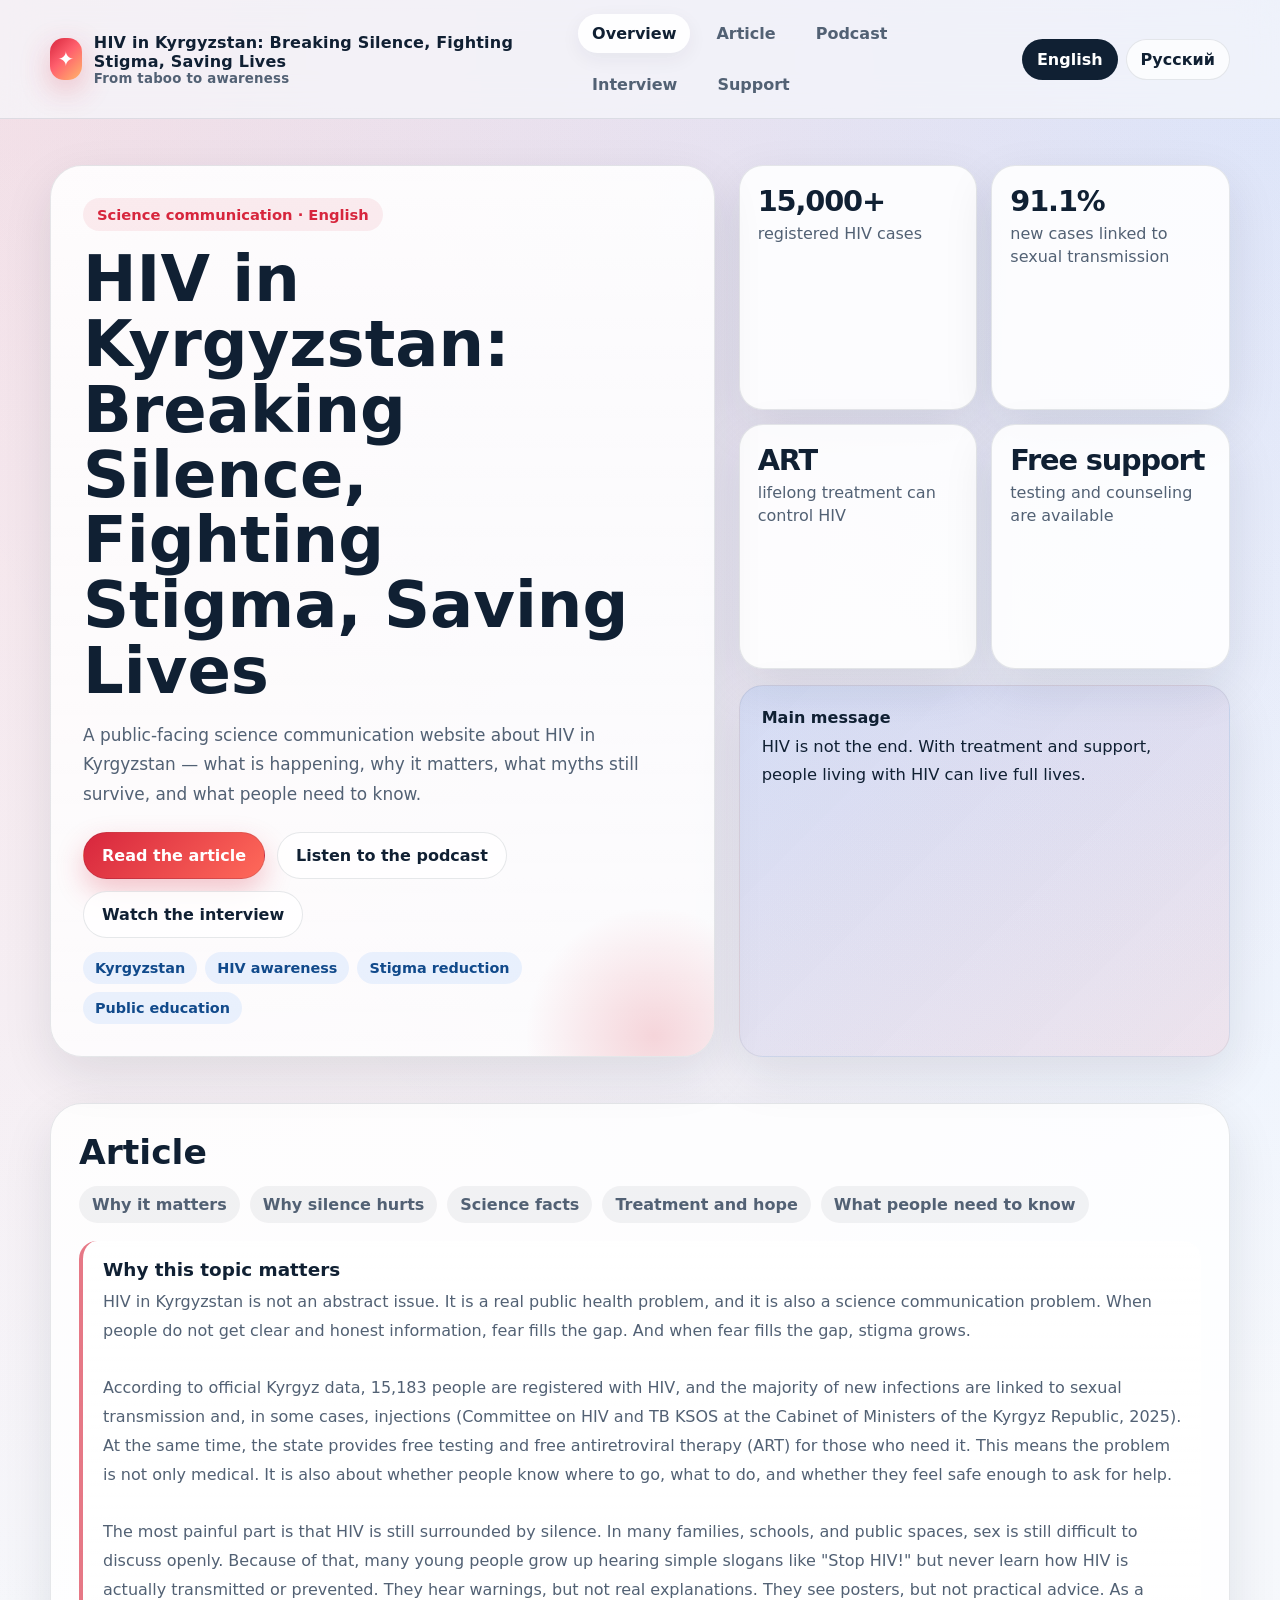
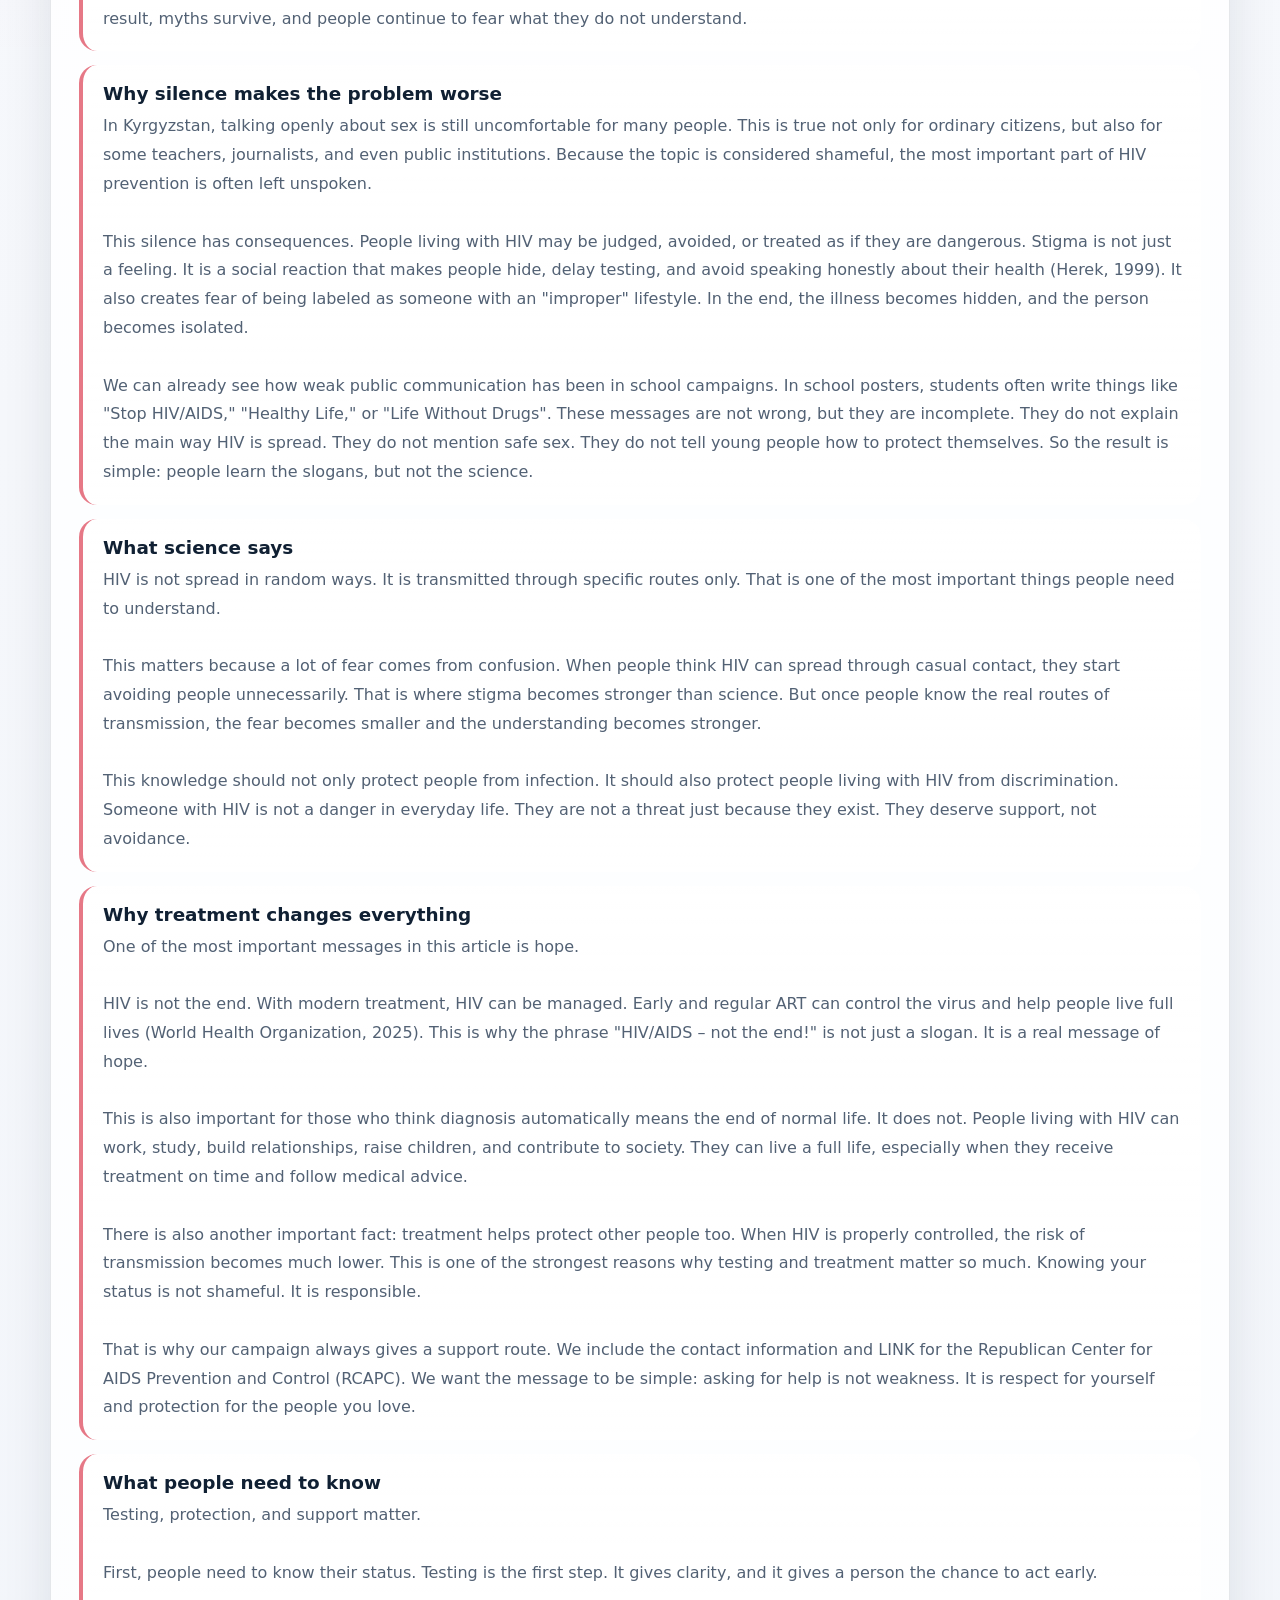
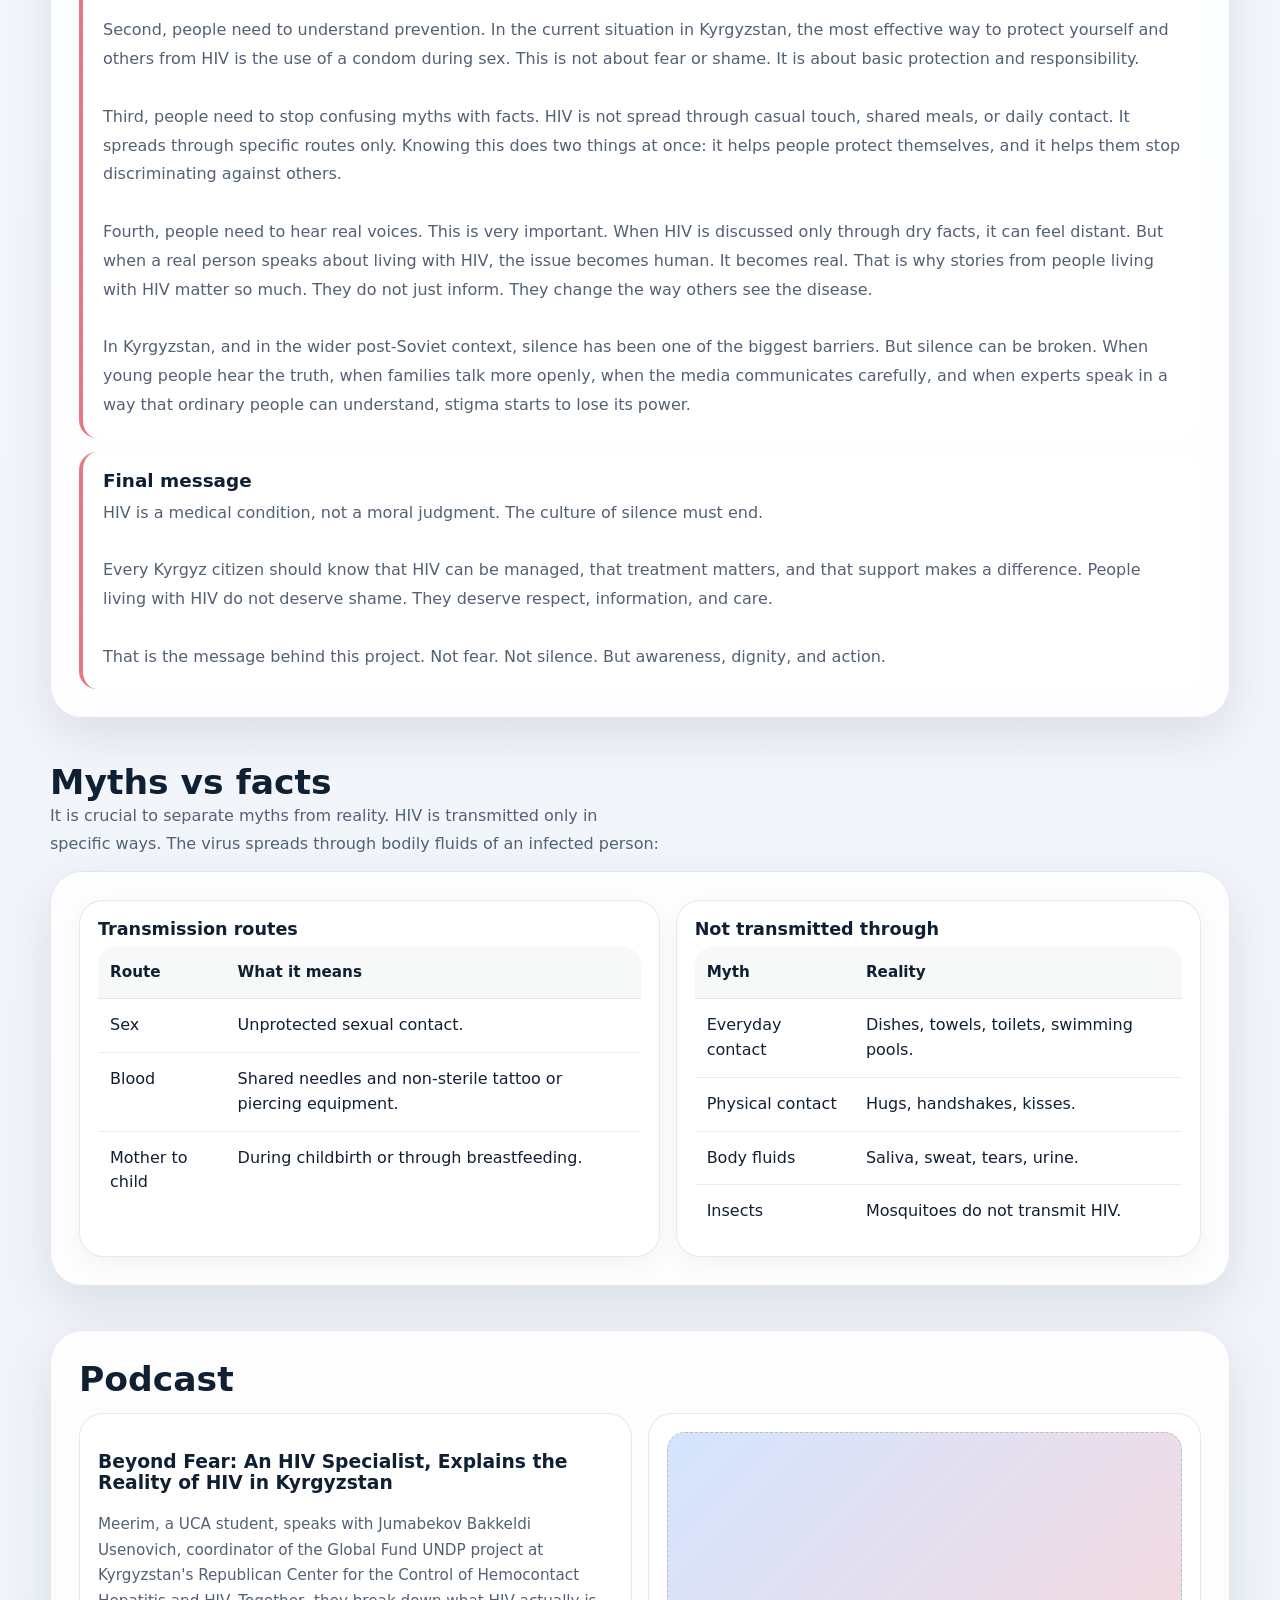
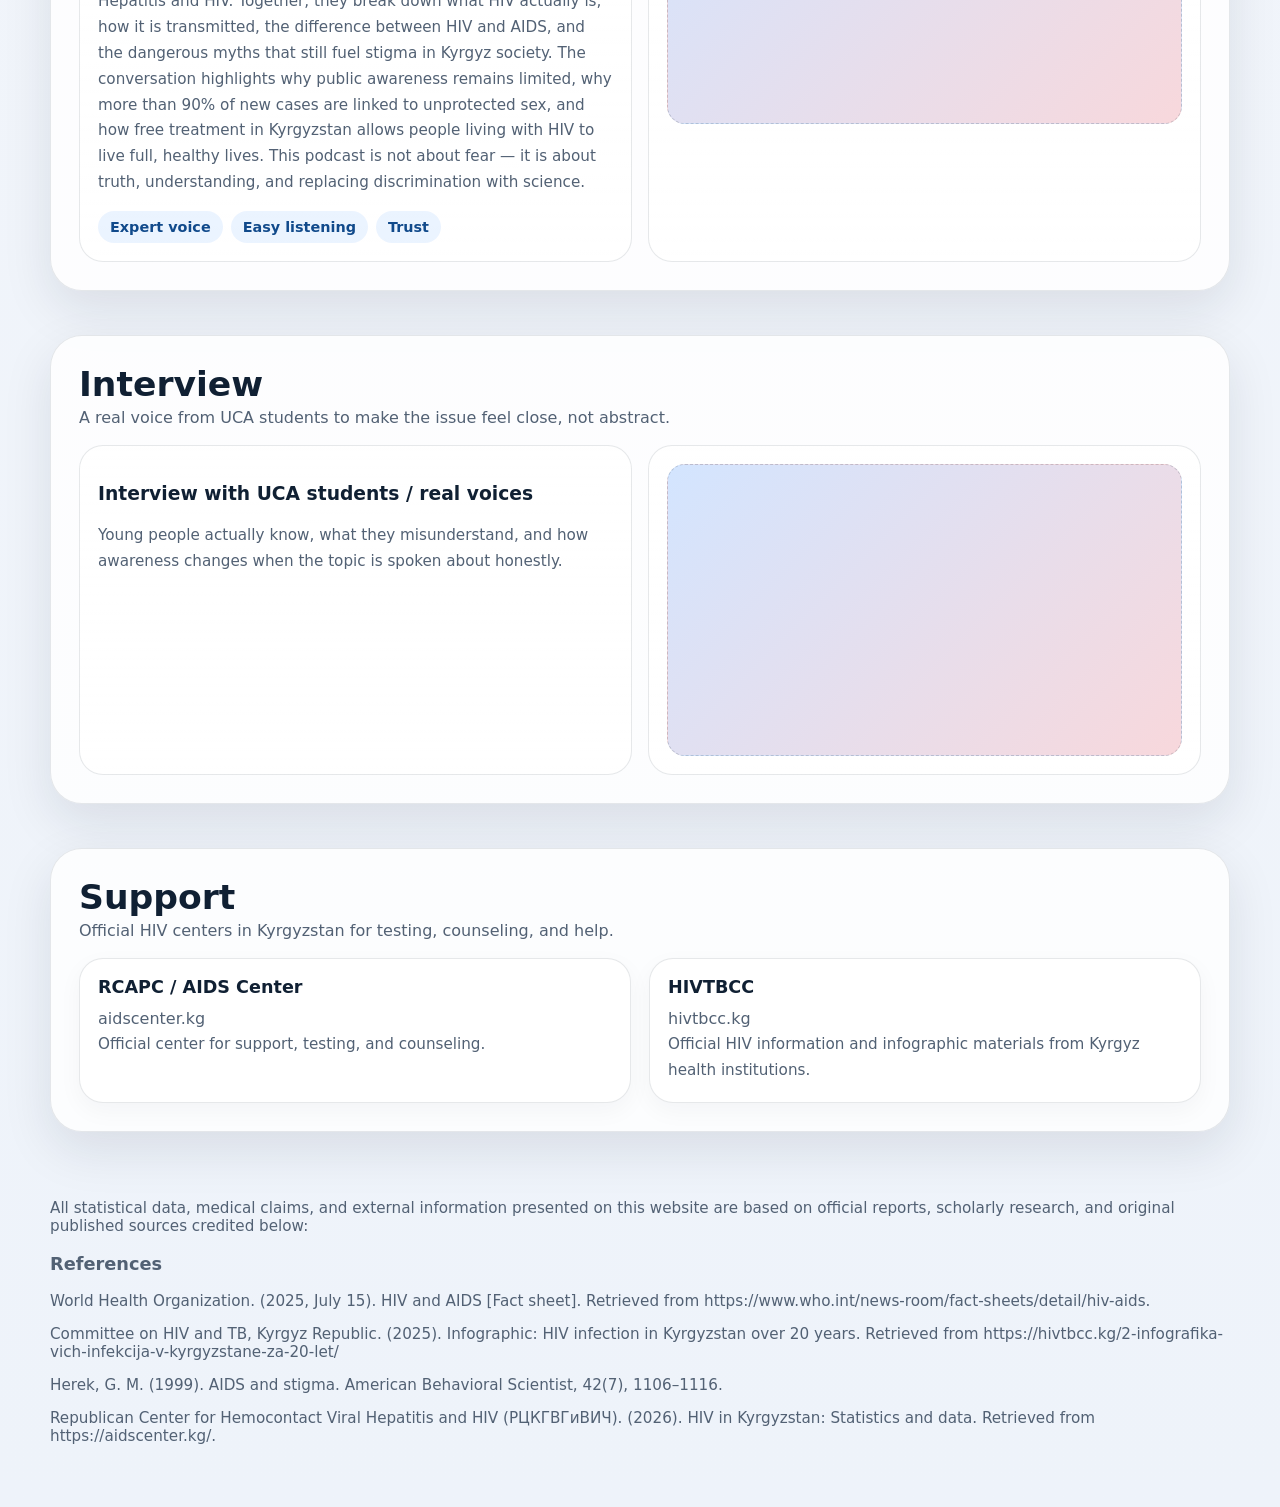
<file: index.html>
<!DOCTYPE html>
<html lang="en">
<head>
  <meta charset="UTF-8" />
  <meta name="viewport" content="width=device-width, initial-scale=1.0" />
  <title>HIV in Kyrgyzstan: Breaking Silence, Fighting Stigma, Saving Lives</title>
  <link rel="icon" type="image/svg+xml" href="favicon.svg" />
  <link rel="icon" type="image/png" href="favicon.png" />
  <link rel="apple-touch-icon" href="favicon.png" />
  <link rel="stylesheet" href="styles.css" />
</head>
<body>
  <header class="topbar">
    <div class="container nav">
      <div class="brand">
        <div class="brand-badge">✦</div>
        <div>
          <div>HIV in Kyrgyzstan: Breaking Silence, Fighting Stigma, Saving Lives</div>
          <small>From taboo to awareness</small>
        </div>
      </div>
      <nav class="navlinks">
        <a data-nav href="#overview">Overview</a>
        <a data-nav href="#article">Article</a>
        <a data-nav href="#podcast">Podcast</a>
        <a data-nav href="#interview">Interview</a>
        <a data-nav href="#resources">Support</a>
      </nav>
      <div class="langswitch">
        <a class="active" href="index.html">English</a>
        <a class="" href="russian.html">Русский</a>
      </div>
    </div>
  </header>

  <main>
    <section class="hero" id="overview">
      <div class="container hero-grid">
        <div class="hero-card">
          <span class="kicker">Science communication · English</span>
          <h1>HIV in Kyrgyzstan: Breaking Silence, Fighting Stigma, Saving Lives</h1>
          <p class="lead">A public-facing science communication website about HIV in Kyrgyzstan — what is happening, why it matters, what myths still survive, and what people need to know.</p>
          <div class="hero-actions">
            <a class="btn primary" href="#article">Read the article</a>
            <a class="btn secondary" href="#podcast">Listen to the podcast</a>
            <a class="btn secondary" href="#interview">Watch the interview</a>
          </div>
          <div class="pill-row">
            <span class="pill">Kyrgyzstan</span>
            <span class="pill">HIV awareness</span>
            <span class="pill">Stigma reduction</span>
            <span class="pill">Public education</span>
          </div>
        </div>

        <div class="hero-aside">
          <div class="stat-grid">
            <div class="stat"><div class="num">15,000+</div><div class="label">registered HIV cases</div></div>
            <div class="stat"><div class="num">91.1%</div><div class="label">new cases linked to sexual transmission</div></div>
            <div class="stat"><div class="num">ART</div><div class="label">lifelong treatment can control HIV</div></div>
            <div class="stat"><div class="num">Free support</div><div class="label">testing and counseling are available</div></div>
          </div>
          <div class="quote">
            <strong>Main message</strong>
            <p>HIV is not the end. With treatment and support, people living with HIV can live full lives.</p>
          </div>
        </div>
      </div>
    </section>

    <section class="section" id="article">
      <div class="container panel">
        <div class="panel-inner">
          <div class="section-header">
            <div>
              <h2>Article</h2>
              <p class="sub"></p>
            </div>
          </div>

          <div class="article-nav">
            <a href="#a1">Why it matters</a>
            <a href="#a2">Why silence hurts</a>
            <a href="#a3">Science facts</a>
            <a href="#a4">Treatment and hope</a>
            <a href="#a5">What people need to know</a>
          </div>

          <div class="article">
            
            <div class="article-section" id="a1"><h3>Why this topic matters</h3>
            <p>HIV in Kyrgyzstan is not an abstract issue. It is a real public health problem, and it is also a science communication problem. When people do not get clear and honest information, fear fills the gap. And when fear fills the gap, stigma grows.</p>
            <p><br>According to official Kyrgyz data, 15,183 people are registered with HIV, and the majority of new infections are linked to sexual transmission and, in some cases, injections (Committee on HIV and TB KSOS at the Cabinet of Ministers of the Kyrgyz Republic, 2025). At the same time, the state provides free testing and free antiretroviral therapy (ART) for those who need it. This means the problem is not only medical. It is also about whether people know where to go, what to do, and whether they feel safe enough to ask for help.</p>
            <p><br>The most painful part is that HIV is still surrounded by silence. In many families, schools, and public spaces, sex is still difficult to discuss openly. Because of that, many young people grow up hearing simple slogans like "Stop HIV!" but never learn how HIV is actually transmitted or prevented. They hear warnings, but not real explanations. They see posters, but not practical advice. As a result, myths survive, and people continue to fear what they do not understand.</p>
            
            </div>
            <div class="article-section" id="a2"><h3>Why silence makes the problem worse</h3>
            <p>In Kyrgyzstan, talking openly about sex is still uncomfortable for many people. This is true not only for ordinary citizens, but also for some teachers, journalists, and even public institutions. Because the topic is considered shameful, the most important part of HIV prevention is often left unspoken.</p>
            <p><br>This silence has consequences. People living with HIV may be judged, avoided, or treated as if they are dangerous. Stigma is not just a feeling. It is a social reaction that makes people hide, delay testing, and avoid speaking honestly about their health (Herek, 1999). It also creates fear of being labeled as someone with an "improper" lifestyle. In the end, the illness becomes hidden, and the person becomes isolated.</p>
            <p><br>We can already see how weak public communication has been in school campaigns. In school posters, students often write things like "Stop HIV/AIDS," "Healthy Life," or "Life Without Drugs". These messages are not wrong, but they are incomplete. They do not explain the main way HIV is spread. They do not mention safe sex. They do not tell young people how to protect themselves. So the result is simple: people learn the slogans, but not the science.</p>

            </div>
            <div class="article-section" id="a3"><h3>What science says</h3>
            <p>HIV is not spread in random ways. It is transmitted through specific routes only. That is one of the most important things people need to understand.</p>
            <p><br>This matters because a lot of fear comes from confusion. When people think HIV can spread through casual contact, they start avoiding people unnecessarily. That is where stigma becomes stronger than science. But once people know the real routes of transmission, the fear becomes smaller and the understanding becomes stronger.</p>
            <p><br>This knowledge should not only protect people from infection. It should also protect people living with HIV from discrimination. Someone with HIV is not a danger in everyday life. They are not a threat just because they exist. They deserve support, not avoidance.</p>

            </div>
            <div class="article-section" id="a4"><h3>Why treatment changes everything</h3>
            <p>One of the most important messages in this article is hope.</p>
            <p><br>HIV is not the end. With modern treatment, HIV can be managed. Early and regular ART can control the virus and help people live full lives (World Health Organization, 2025). This is why the phrase "HIV/AIDS – not the end!" is not just a slogan. It is a real message of hope.</p>
            <p><br>This is also important for those who think diagnosis automatically means the end of normal life. It does not. People living with HIV can work, study, build relationships, raise children, and contribute to society. They can live a full life, especially when they receive treatment on time and follow medical advice.</p>
            <p><br>There is also another important fact: treatment helps protect other people too. When HIV is properly controlled, the risk of transmission becomes much lower. This is one of the strongest reasons why testing and treatment matter so much. Knowing your status is not shameful. It is responsible.</p>
            <p><br>That is why our campaign always gives a support route. We include the contact information and LINK for the Republican Center for AIDS Prevention and Control (RCAPC). We want the message to be simple: asking for help is not weakness. It is respect for yourself and protection for the people you love.</p>

            </div>
            <div class="article-section" id="a5"><h3>What people need to know</h3>
            <p>Testing, protection, and support matter.</p>
            <p><br>First, people need to know their status. Testing is the first step. It gives clarity, and it gives a person the chance to act early.</p>
            <p><br>Second, people need to understand prevention. In the current situation in Kyrgyzstan, the most effective way to protect yourself and others from HIV is the use of a condom during sex. This is not about fear or shame. It is about basic protection and responsibility.</p>
            <p><br>Third, people need to stop confusing myths with facts. HIV is not spread through casual touch, shared meals, or daily contact. It spreads through specific routes only. Knowing this does two things at once: it helps people protect themselves, and it helps them stop discriminating against others.</p>
            <p><br>Fourth, people need to hear real voices. This is very important. When HIV is discussed only through dry facts, it can feel distant. But when a real person speaks about living with HIV, the issue becomes human. It becomes real. That is why stories from people living with HIV matter so much. They do not just inform. They change the way others see the disease.</p>
            <p><br>In Kyrgyzstan, and in the wider post-Soviet context, silence has been one of the biggest barriers. But silence can be broken. When young people hear the truth, when families talk more openly, when the media communicates carefully, and when experts speak in a way that ordinary people can understand, stigma starts to lose its power.</p>
            
            </div>
            
            <div class="article-section" id="a3"><h3>Final message</h3>
            <p>HIV is a medical condition, not a moral judgment. The culture of silence must end.</p>
            <p><br>Every Kyrgyz citizen should know that HIV can be managed, that treatment matters, and that support makes a difference. People living with HIV do not deserve shame. They deserve respect, information, and care.</p>
            <p><br>That is the message behind this project. Not fear. Not silence. But awareness, dignity, and action.</p>

            </div>
            
          </div>
        </div>
      </div>
    </section>

    <section class="section" id="myths">
      <div class="container">
        <div class="section-header">
          <div>
            <h2>Myths vs facts</h2>
            <p class="sub">It is crucial to separate myths from reality. HIV is transmitted only in specific ways. The virus spreads through bodily fluids of an infected person:</p>
          </div>
        </div>

        <div class="panel">
          <div class="panel-inner split">
            <div class="card">
              <h3>Transmission routes</h3>
              <table class="fact-table">
                <tr><th>Route</th><th>What it means</th></tr>
                <tr><td>Sex</td><td>Unprotected sexual contact.</td></tr>
                <tr><td>Blood</td><td>Shared needles and non-sterile tattoo or piercing equipment.</td></tr>
                <tr><td>Mother to child</td><td>During childbirth or through breastfeeding.</td></tr>
              </table>
            </div>
            <div class="card">
              <h3>Not transmitted through</h3>
              <table class="fact-table">
                <tr><th>Myth</th><th>Reality</th></tr>
                <tr><td>Everyday contact</td><td>Dishes, towels, toilets, swimming pools.</td></tr>
                <tr><td>Physical contact</td><td>Hugs, handshakes, kisses.</td></tr>
                <tr><td>Body fluids</td><td>Saliva, sweat, tears, urine.</td></tr>
                <tr><td>Insects</td><td>Mosquitoes do not transmit HIV.</td></tr>
              </table>
            </div>
          </div>
        </div>
      </div>
    </section>

    <section class="section" id="podcast">
      <div class="container panel">
        <div class="panel-inner">
          <div class="section-header">
            <div>
              <h2>Podcast</h2>
              <p class="sub"></p>
            </div>
          </div>
          <div class="media">
            <div class="media-box">
              <h3>Beyond Fear: An HIV Specialist, Explains the Reality of HIV in Kyrgyzstan</h3>
              <p class="note">Meerim, a UCA student, speaks with Jumabekov Bakkeldi Usenovich, coordinator of the Global Fund UNDP project at Kyrgyzstan's Republican Center for the Control of Hemocontact Hepatitis and HIV. Together, they break down what HIV actually is, how it is transmitted, the difference between HIV and AIDS, and the dangerous myths that still fuel stigma in Kyrgyz society. The conversation highlights why public awareness remains limited, why more than 90% of new cases are linked to unprotected sex, and how free treatment in Kyrgyzstan allows people living with HIV to live full, healthy lives. This podcast is not about fear — it is about truth, understanding, and replacing discrimination with science.</p>
              <div class="pill-row">
                <span class="pill">Expert voice</span>
                <span class="pill">Easy listening</span>
                <span class="pill">Trust</span>
              </div>
            </div>
            <div class="media-box">
              <div class="embed">
                <iframe 
                  width="100%" 
                  height="315" 
                  src="https://www.youtube.com/embed/ZtK30d0F3eo" 
                  title="Beyond Fear: An HIV Specialist Explains the Reality of HIV in Kyrgyzstan" 
                  frameborder="0" 
                  allow="accelerometer; autoplay; clipboard-write; encrypted-media; gyroscope; picture-in-picture" 
                  allowfullscreen>
                </iframe>
              </div>
            </div>
          </div>
        </div>
      </div>
    </section>

    <section class="section" id="interview">
      <div class="container panel">
        <div class="panel-inner">
          <div class="section-header">
            <div>
              <h2>Interview</h2>
              <p class="sub">A real voice from UCA students to make the issue feel close, not abstract.</p>
            </div>
          </div>
          <div class="media">
            <div class="media-box">
              <h3>Interview with UCA students / real voices</h3>
              <p class="note">Young people actually know, what they misunderstand, and how awareness changes when the topic is spoken about honestly.</p>
            </div>
            <div class="media-box">
              <div class="embed">
                <iframe 
                  width="100%" 
                  height="315" 
                  src="https://www.youtube.com/embed/3NSwT51ftVk" 
                  title="Interview with UCA Students about HIV in Kyrgyzstan" 
                  frameborder="0" 
                  allow="accelerometer; autoplay; clipboard-write; encrypted-media; gyroscope; picture-in-picture" 
                  allowfullscreen>
                </iframe>
              </div>
            </div>
          </div>
        </div>
      </div>
    </section>

    <section class="section" id="resources">
      <div class="container panel">
        <div class="panel-inner">
          <div class="section-header">
            <div>
              <h2>Support</h2>
              <p class="sub">Official HIV centers in Kyrgyzstan for testing, counseling, and help.</p>
            </div>
          </div>
          <div class="grid-2">
            <div class="card">
              <h3>RCAPC / AIDS Center</h3>
              <p><a href="https://aidscenter.kg/" target="_blank" rel="noopener">aidscenter.kg</a></p>
              <p class="note">Official center for support, testing, and counseling.</p>
            </div>
            <div class="card">
              <h3>HIVTBCC</h3>
              <p><a href="https://hivtbcc.kg/2-infografika-vich-infekcija-v-kyrgyzstane-za-20-let/" target="_blank" rel="noopener">hivtbcc.kg</a></p>
              <p class="note">Official HIV information and infographic materials from Kyrgyz health institutions.</p>
            </div>
          </div>
        </div>
      </div>
    </section>
  </main>

  <footer class="footer">
    <div class="container">
      <p>All statistical data, medical claims, and external information presented on this website are based on official reports, scholarly research, and original published sources credited below:</p>
      <h3>References</h3>
      <p>World Health Organization. (2025, July 15). HIV and AIDS [Fact sheet]. Retrieved from https://www.who.int/news-room/fact-sheets/detail/hiv-aids.</p>
      <p>Committee on HIV and TB, Kyrgyz Republic. (2025). Infographic: HIV infection in Kyrgyzstan over 20 years. Retrieved from https://hivtbcc.kg/2-infografika-vich-infekcija-v-kyrgyzstane-za-20-let/</p>
      <p>Herek, G. M. (1999). AIDS and stigma. American Behavioral Scientist, 42(7), 1106–1116.</p>
      <p>Republican Center for Hemocontact Viral Hepatitis and HIV (РЦКГВГиВИЧ). (2026). HIV in Kyrgyzstan: Statistics and data. Retrieved from https://aidscenter.kg/.</p>
    </div>    
  </footer>

  <script src="script.js"></script>
</body>
</html>
</file>
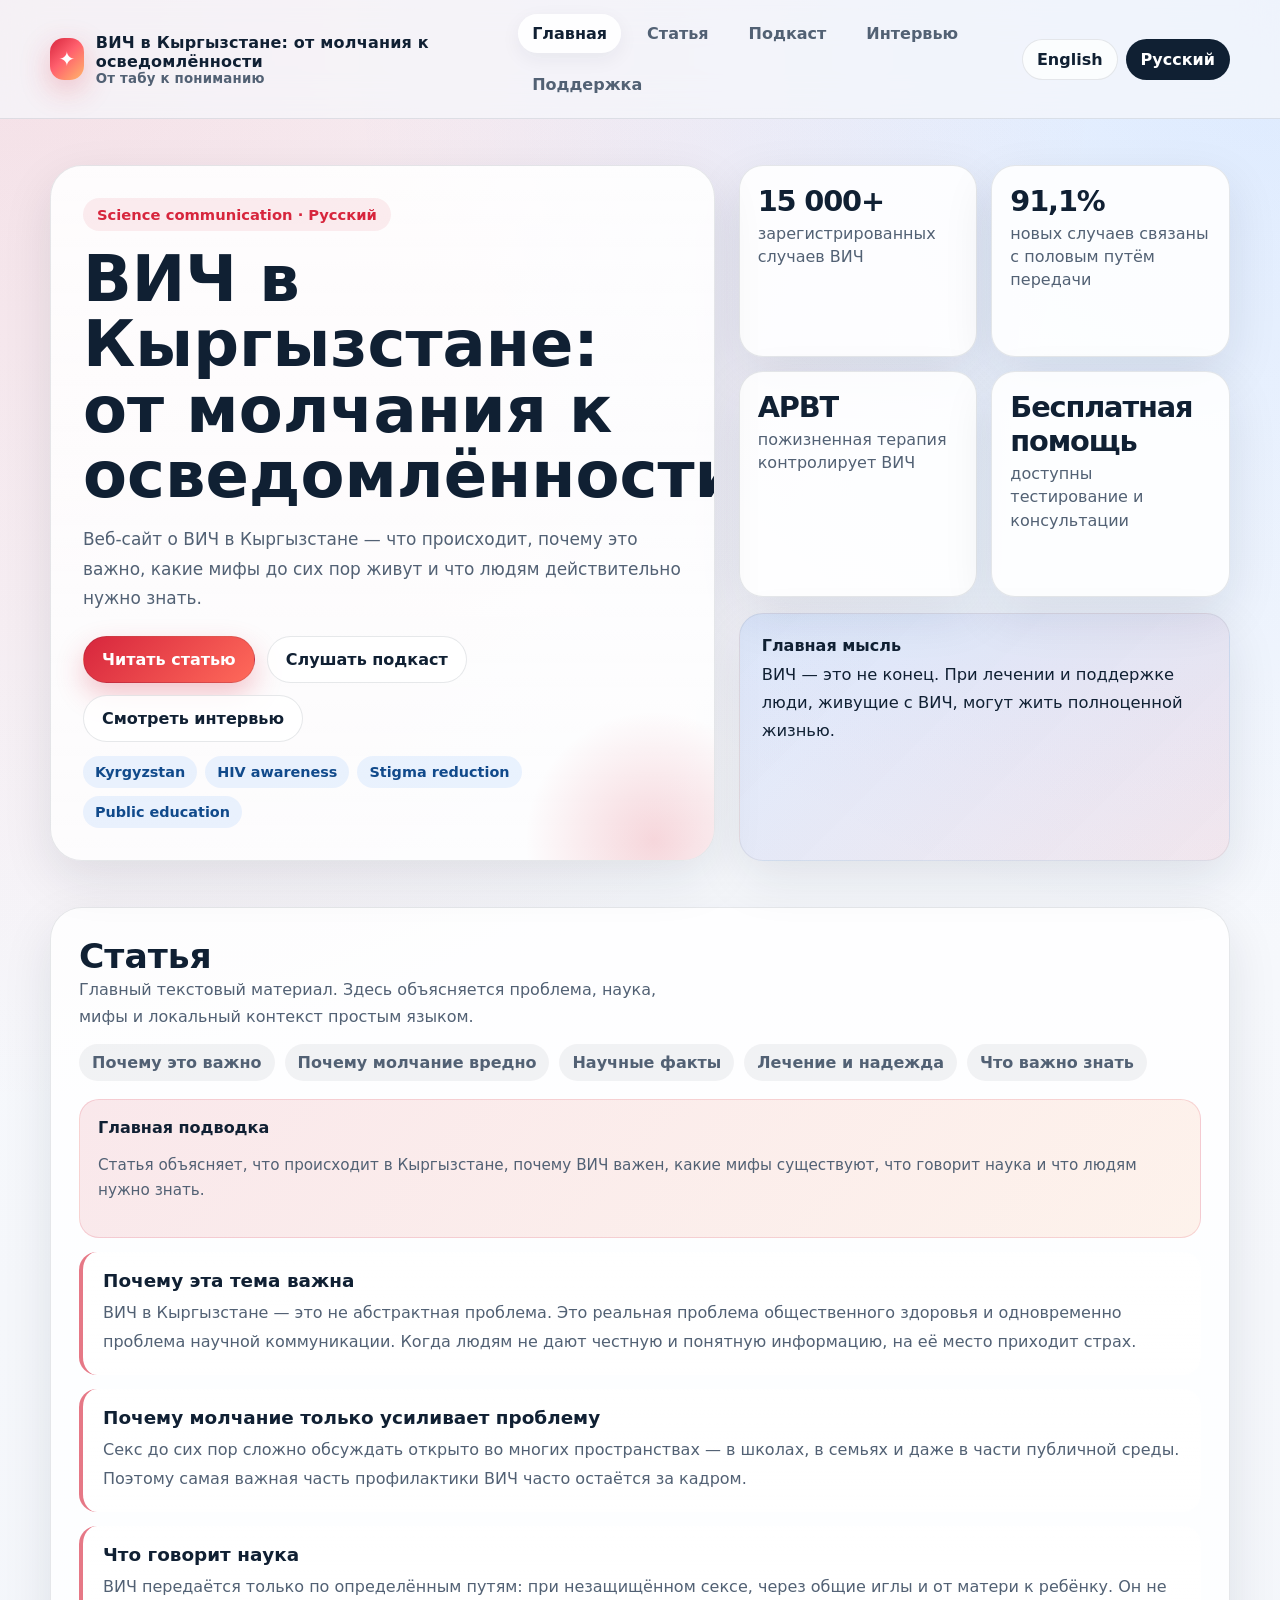
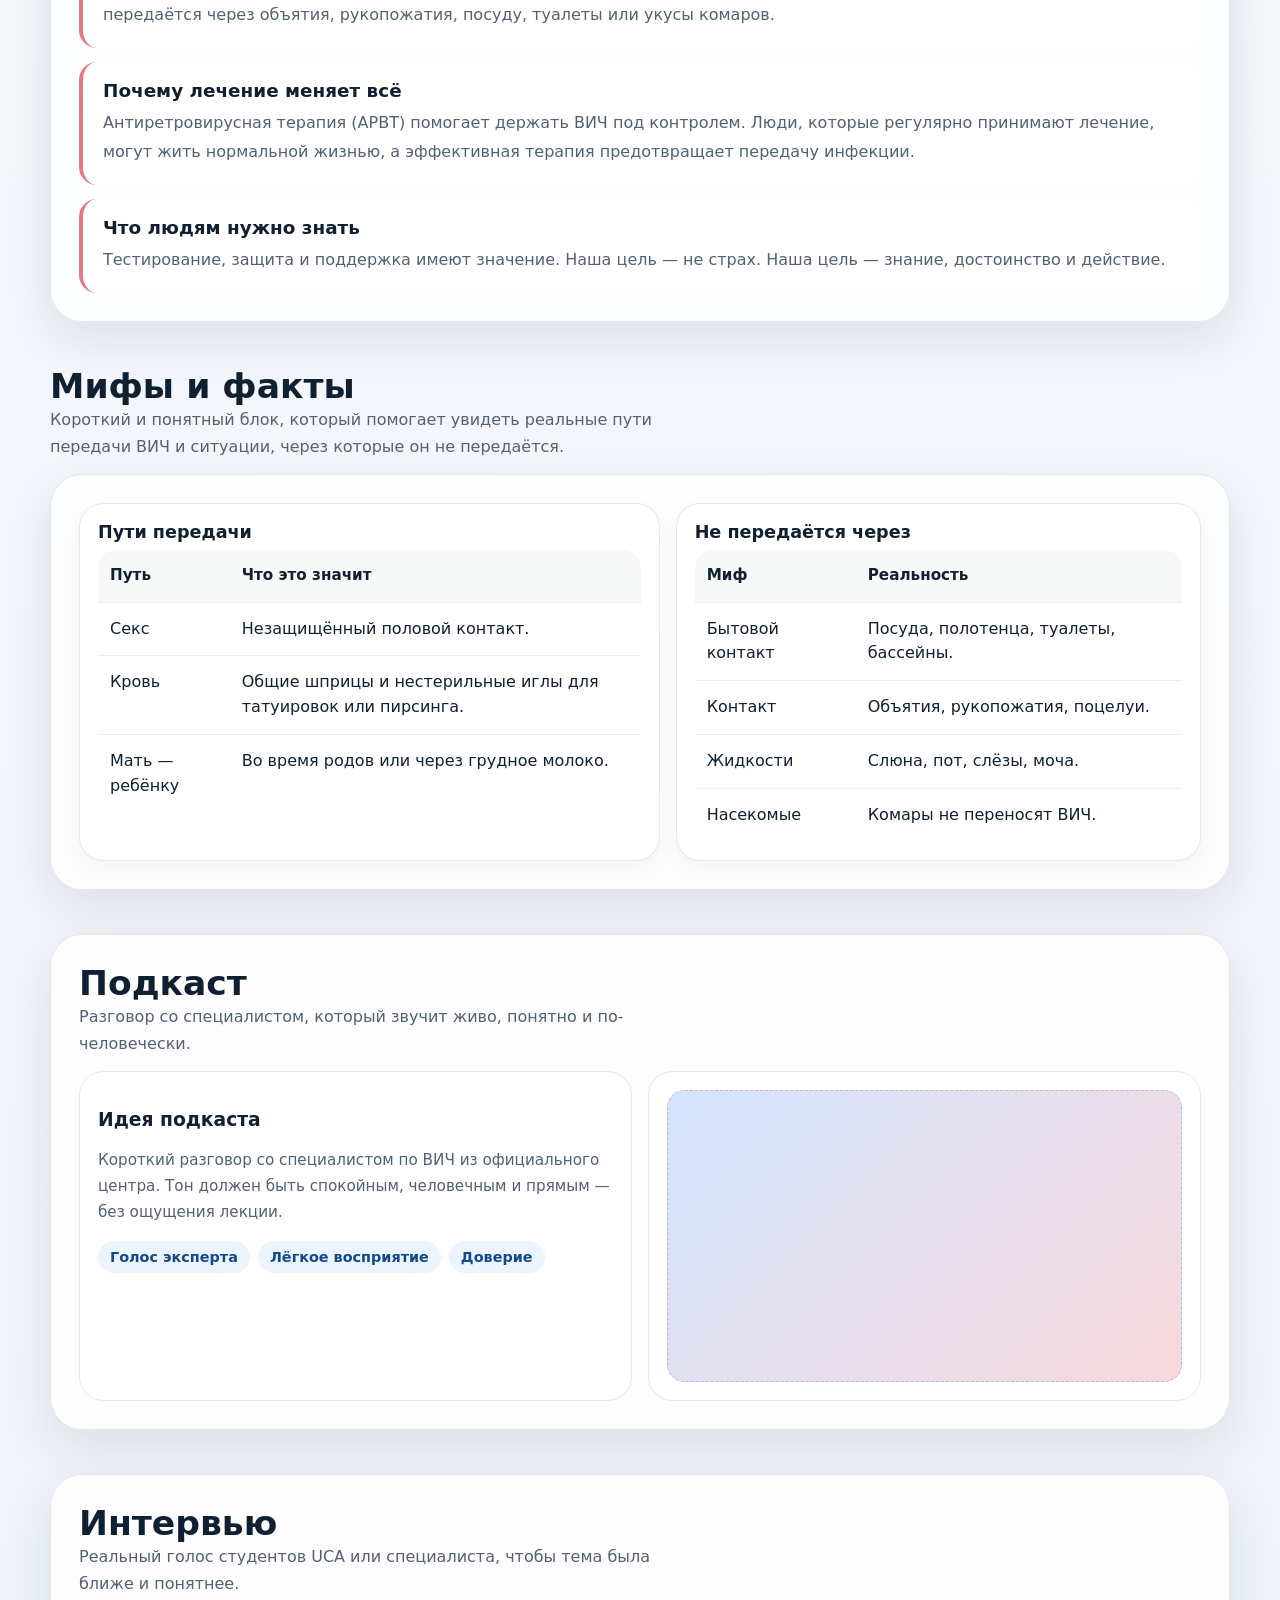
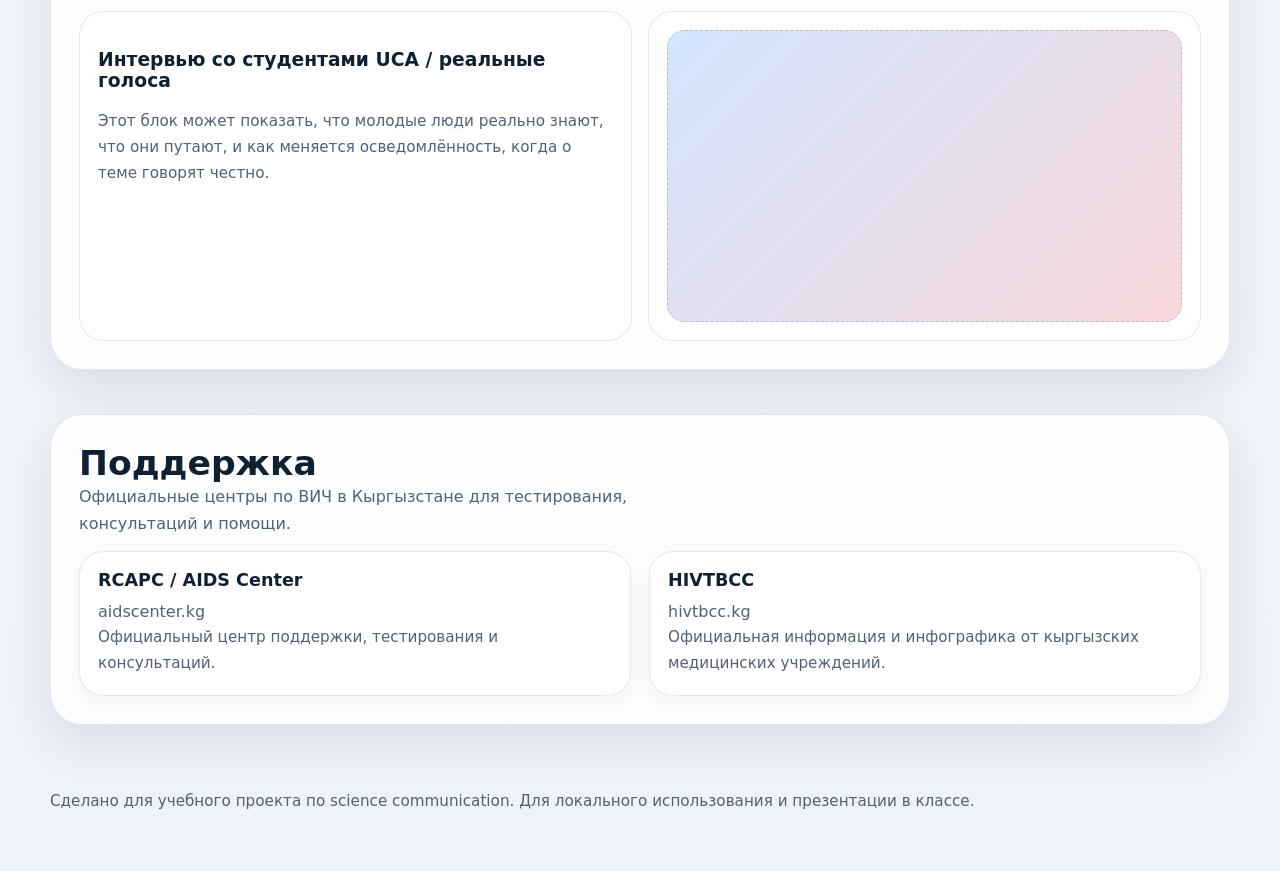
<file: russian.html>
<!DOCTYPE html>
<html lang="ru">
<head>
  <meta charset="UTF-8" />
  <meta name="viewport" content="width=device-width, initial-scale=1.0" />
  <title>ВИЧ в Кыргызстане: от молчания к осведомлённости</title>
  <link rel="icon" type="image/svg+xml" href="favicon.svg" />
  <link rel="icon" type="image/png" href="favicon.png" />
  <link rel="apple-touch-icon" href="favicon.png" />
  <link rel="stylesheet" href="styles.css" />
</head>
<body>
  <header class="topbar">
    <div class="container nav">
      <div class="brand">
        <div class="brand-badge">✦</div>
        <div>
          <div>ВИЧ в Кыргызстане: от молчания к осведомлённости</div>
          <small>От табу к пониманию</small>
        </div>
      </div>
      <nav class="navlinks">
        <a data-nav href="#overview">Главная</a>
        <a data-nav href="#article">Статья</a>
        <a data-nav href="#podcast">Подкаст</a>
        <a data-nav href="#interview">Интервью</a>
        <a data-nav href="#resources">Поддержка</a>
      </nav>
      <div class="langswitch">
        <a class="" href="index.html">English</a>
        <a class="active" href="russian.html">Русский</a>
      </div>
    </div>
  </header>

  <main>
    <section class="hero" id="overview">
      <div class="container hero-grid">
        <div class="hero-card">
          <span class="kicker">Science communication · Русский</span>
          <h1>ВИЧ в Кыргызстане: от молчания к осведомлённости</h1>
          <p class="lead">Веб-сайт о ВИЧ в Кыргызстане — что происходит, почему это важно, какие мифы до сих пор живут и что людям действительно нужно знать.</p>
          <div class="hero-actions">
            <a class="btn primary" href="#article">Читать статью</a>
            <a class="btn secondary" href="#podcast">Слушать подкаст</a>
            <a class="btn secondary" href="#interview">Смотреть интервью</a>
          </div>
          <div class="pill-row">
            <span class="pill">Kyrgyzstan</span>
            <span class="pill">HIV awareness</span>
            <span class="pill">Stigma reduction</span>
            <span class="pill">Public education</span>
          </div>
        </div>

        <div class="hero-aside">
          <div class="stat-grid">
            <div class="stat"><div class="num">15 000+</div><div class="label">зарегистрированных случаев ВИЧ</div></div>
            <div class="stat"><div class="num">91,1%</div><div class="label">новых случаев связаны с половым путём передачи</div></div>
            <div class="stat"><div class="num">АРВТ</div><div class="label">пожизненная терапия контролирует ВИЧ</div></div>
            <div class="stat"><div class="num">Бесплатная помощь</div><div class="label">доступны тестирование и консультации</div></div>
          </div>
          <div class="quote">
            <strong>Главная мысль</strong>
            <p>ВИЧ — это не конец. При лечении и поддержке люди, живущие с ВИЧ, могут жить полноценной жизнью.</p>
          </div>
        </div>
      </div>
    </section>

    <section class="section" id="article">
      <div class="container panel">
        <div class="panel-inner">
          <div class="section-header">
            <div>
              <h2>Статья</h2>
              <p class="sub">Главный текстовый материал. Здесь объясняется проблема, наука, мифы и локальный контекст простым языком.</p>
            </div>
          </div>

          <div class="article-nav">
            <a href="#a1">Почему это важно</a>
            <a href="#a2">Почему молчание вредно</a>
            <a href="#a3">Научные факты</a>
            <a href="#a4">Лечение и надежда</a>
            <a href="#a5">Что важно знать</a>
          </div>

          <div class="article">
            <div class="highlight">
              <strong>Главная подводка</strong>
              <p class="note">Статья объясняет, что происходит в Кыргызстане, почему ВИЧ важен, какие мифы существуют, что говорит наука и что людям нужно знать.</p>
            </div>
            <div class="article-section" id="a1"><h3>Почему эта тема важна</h3><p>ВИЧ в Кыргызстане — это не абстрактная проблема. Это реальная проблема общественного здоровья и одновременно проблема научной коммуникации. Когда людям не дают честную и понятную информацию, на её место приходит страх.</p></div>
            <div class="article-section" id="a2"><h3>Почему молчание только усиливает проблему</h3><p>Секс до сих пор сложно обсуждать открыто во многих пространствах — в школах, в семьях и даже в части публичной среды. Поэтому самая важная часть профилактики ВИЧ часто остаётся за кадром.</p></div>
            <div class="article-section" id="a3"><h3>Что говорит наука</h3><p>ВИЧ передаётся только по определённым путям: при незащищённом сексе, через общие иглы и от матери к ребёнку. Он не передаётся через объятия, рукопожатия, посуду, туалеты или укусы комаров.</p></div>
            <div class="article-section" id="a4"><h3>Почему лечение меняет всё</h3><p>Антиретровирусная терапия (АРВТ) помогает держать ВИЧ под контролем. Люди, которые регулярно принимают лечение, могут жить нормальной жизнью, а эффективная терапия предотвращает передачу инфекции.</p></div>
            <div class="article-section" id="a5"><h3>Что людям нужно знать</h3><p>Тестирование, защита и поддержка имеют значение. Наша цель — не страх. Наша цель — знание, достоинство и действие.</p></div>
          </div>
        </div>
      </div>
    </section>

    <section class="section" id="myths">
      <div class="container">
        <div class="section-header">
          <div>
            <h2>Мифы и факты</h2>
            <p class="sub">Короткий и понятный блок, который помогает увидеть реальные пути передачи ВИЧ и ситуации, через которые он не передаётся.</p>
          </div>
        </div>

        <div class="panel">
          <div class="panel-inner split">
            <div class="card">
              <h3>Пути передачи</h3>
              <table class="fact-table">
                <tr><th>Путь</th><th>Что это значит</th></tr>
                <tr><td>Секс</td><td>Незащищённый половой контакт.</td></tr>
                <tr><td>Кровь</td><td>Общие шприцы и нестерильные иглы для татуировок или пирсинга.</td></tr>
                <tr><td>Мать — ребёнку</td><td>Во время родов или через грудное молоко.</td></tr>
              </table>
            </div>
            <div class="card">
              <h3>Не передаётся через</h3>
              <table class="fact-table">
                <tr><th>Миф</th><th>Реальность</th></tr>
                <tr><td>Бытовой контакт</td><td>Посуда, полотенца, туалеты, бассейны.</td></tr>
                <tr><td>Контакт</td><td>Объятия, рукопожатия, поцелуи.</td></tr>
                <tr><td>Жидкости</td><td>Слюна, пот, слёзы, моча.</td></tr>
                <tr><td>Насекомые</td><td>Комары не переносят ВИЧ.</td></tr>
              </table>
            </div>
          </div>
        </div>
      </div>
    </section>

    <section class="section" id="podcast">
      <div class="container panel">
        <div class="panel-inner">
          <div class="section-header">
            <div>
              <h2>Подкаст</h2>
              <p class="sub">Разговор со специалистом, который звучит живо, понятно и по-человечески.</p>
            </div>
          </div>
          <div class="media">
            <div class="media-box">
              <h3>Идея подкаста</h3>
              <p class="note">Короткий разговор со специалистом по ВИЧ из официального центра. Тон должен быть спокойным, человечным и прямым — без ощущения лекции.</p>
              <div class="pill-row">
                <span class="pill">Голос эксперта</span>
                <span class="pill">Лёгкое восприятие</span>
                <span class="pill">Доверие</span>
              </div>
            </div>
            <div class="media-box">
              <div class="embed">
                <iframe 
                  width="100%" 
                  height="315" 
                  src="https://www.youtube.com/embed/ZtK30d0F3eo" 
                  title="Beyond Fear: An HIV Specialist Explains the Reality of HIV in Kyrgyzstan" 
                  frameborder="0" 
                  allow="accelerometer; autoplay; clipboard-write; encrypted-media; gyroscope; picture-in-picture" 
                  allowfullscreen>
                </iframe>
              </div>
            </div>
          </div>
        </div>
      </div>
    </section>

    <section class="section" id="interview">
      <div class="container panel">
        <div class="panel-inner">
          <div class="section-header">
            <div>
              <h2>Интервью</h2>
              <p class="sub">Реальный голос студентов UCA или специалиста, чтобы тема была ближе и понятнее.</p>
            </div>
          </div>
          <div class="media">
            <div class="media-box">
              <h3>Интервью со студентами UCA / реальные голоса</h3>
              <p class="note">Этот блок может показать, что молодые люди реально знают, что они путают, и как меняется осведомлённость, когда о теме говорят честно.</p>
            </div>
            <div class="media-box">
              <div class="embed">
                <iframe 
                  width="100%" 
                  height="315" 
                  src="https://www.youtube.com/embed/3NSwT51ftVk" 
                  title="Интервью со студентами UCA о ВИЧ в Кыргызстане" 
                  frameborder="0" 
                  allow="accelerometer; autoplay; clipboard-write; encrypted-media; gyroscope; picture-in-picture" 
                  allowfullscreen>
                </iframe>
              </div>
            </div>
          </div>
        </div>
      </div>
    </section>

    <section class="section" id="resources">
      <div class="container panel">
        <div class="panel-inner">
          <div class="section-header">
            <div>
              <h2>Поддержка</h2>
              <p class="sub">Официальные центры по ВИЧ в Кыргызстане для тестирования, консультаций и помощи.</p>
            </div>
          </div>
          <div class="grid-2">
            <div class="card">
              <h3>RCAPC / AIDS Center</h3>
              <p><a href="https://aidscenter.kg/" target="_blank" rel="noopener">aidscenter.kg</a></p>
              <p class="note">Официальный центр поддержки, тестирования и консультаций.</p>
            </div>
            <div class="card">
              <h3>HIVTBCC</h3>
              <p><a href="https://hivtbcc.kg/2-infografika-vich-infekcija-v-kyrgyzstane-za-20-let/" target="_blank" rel="noopener">hivtbcc.kg</a></p>
              <p class="note">Официальная информация и инфографика от кыргызских медицинских учреждений.</p>
            </div>
          </div>
        </div>
      </div>
    </section>

  </main>

  <footer class="footer">
    <div class="container">
      <p>Сделано для учебного проекта по science communication. Для локального использования и презентации в классе.</p>
    </div>
  </footer>

  <script src="script.js"></script>
</body>
</html>
</file>
<file: styles.css>
:root{
  --bg:#f5f7fb;
  --surface:rgba(255,255,255,.82);
  --surface-strong:#ffffff;
  --text:#102033;
  --muted:#526174;
  --line:rgba(16,32,51,.10);
  --accent:#d7263d;
  --accent-2:#ff8a3d;
  --accent-3:#0b6efd;
  --shadow:0 18px 50px rgba(16,32,51,.10);
  --radius:24px;
  --radius-sm:16px;
  --max:1180px;
}

*{box-sizing:border-box}
html{scroll-behavior:smooth}
body{
  margin:0;
  font-family: Inter, ui-sans-serif, system-ui, -apple-system, BlinkMacSystemFont, "Segoe UI", sans-serif;
  color:var(--text);
  background:
    radial-gradient(circle at top left, rgba(215,38,61,.13), transparent 26%),
    radial-gradient(circle at top right, rgba(11,110,253,.12), transparent 22%),
    linear-gradient(180deg,#f9fbff 0%, var(--bg) 32%, #eef3fa 100%);
}

a{color:inherit;text-decoration:none}
img{max-width:100%;display:block}

.container{width:min(var(--max), calc(100% - 32px)); margin:0 auto}

.topbar{
  position:sticky; top:0; z-index:40;
  backdrop-filter: blur(18px);
  background: rgba(245,247,251,.72);
  border-bottom:1px solid var(--line);
}

.nav{
  display:flex; align-items:center; justify-content:space-between;
  gap:16px; padding:14px 0;
}
.brand{
  display:flex; align-items:center; gap:12px; font-weight:800;
  letter-spacing:.2px;
}
.brand-badge{
  width:42px; height:42px; border-radius:14px;
  background: linear-gradient(135deg, var(--accent), #ff5f6d 45%, #ffb86b 100%);
  box-shadow: 0 10px 30px rgba(215,38,61,.28);
  display:grid; place-items:center; color:white; font-size:20px;
}
.brand small{display:block; font-weight:600; color:var(--muted)}
.navlinks{display:flex; flex-wrap:wrap; gap:12px; align-items:center}
.navlinks a{
  padding:10px 14px; border-radius:999px;
  color:var(--muted); font-weight:600;
}
.navlinks a:hover,.navlinks a.active{
  background:rgba(255,255,255,.9); color:var(--text);
  box-shadow: 0 6px 20px rgba(16,32,51,.06);
}
.langswitch{
  display:flex; gap:8px; align-items:center;
}
.langswitch a{
  padding:10px 14px; border-radius:999px; font-weight:700;
  background:rgba(255,255,255,.75); border:1px solid var(--line);
}
.langswitch a.active{
  background:var(--text); color:#fff;
}

.hero{
  padding:46px 0 24px;
}
.hero-grid{
  display:grid; grid-template-columns: 1.15fr .85fr; gap:24px; align-items:stretch;
}
.hero-card{
  background:linear-gradient(180deg, rgba(255,255,255,.88), rgba(255,255,255,.76));
  border:1px solid var(--line);
  box-shadow:var(--shadow);
  border-radius:32px;
  padding:32px;
  position:relative;
  overflow:hidden;
}
.hero-card::after{
  content:"";
  position:absolute; inset:auto -80px -120px auto;
  width:280px; height:280px; border-radius:50%;
  background: radial-gradient(circle, rgba(215,38,61,.18), transparent 65%);
  pointer-events:none;
}
.kicker{
  display:inline-flex; align-items:center; gap:8px;
  padding:8px 14px; border-radius:999px;
  background:rgba(215,38,61,.08); color:var(--accent);
  font-weight:800; font-size:.92rem;
}
h1{margin:16px 0 12px; font-size:clamp(2.2rem, 5vw, 4.4rem); line-height:1.02}
.lead{
  font-size:1.06rem; line-height:1.75; color:var(--muted); max-width:65ch;
}
.hero-actions{display:flex; gap:12px; flex-wrap:wrap; margin-top:22px}
.btn{
  display:inline-flex; align-items:center; justify-content:center;
  gap:10px; padding:13px 18px; border-radius:999px;
  font-weight:800; border:1px solid var(--line); transition:.2s ease;
}
.btn.primary{
  background:linear-gradient(135deg, var(--accent), #ff6a5a);
  color:#fff; box-shadow: 0 12px 28px rgba(215,38,61,.26);
}
.btn.secondary{background:rgba(255,255,255,.8)}
.btn:hover{transform:translateY(-2px)}

.hero-aside{
  display:grid; gap:16px;
}
.stat-grid{
  display:grid; grid-template-columns:repeat(2, 1fr); gap:14px;
}
.stat{
  background:rgba(255,255,255,.88);
  border:1px solid var(--line);
  box-shadow:var(--shadow);
  border-radius:24px; padding:18px;
}
.stat .num{font-size:1.8rem; font-weight:900; letter-spacing:-.04em}
.stat .label{color:var(--muted); margin-top:4px; line-height:1.45}
.quote{
  padding:22px; border-radius:24px; background:linear-gradient(135deg, rgba(11,110,253,.10), rgba(215,38,61,.08));
  border:1px solid rgba(16,32,51,.07); box-shadow:var(--shadow);
}
.quote p{margin:0; font-size:1.02rem; line-height:1.7}
.quote strong{display:block; margin-bottom:6px}

.section{padding:22px 0}
.section-header{
  display:flex; align-items:end; justify-content:space-between; gap:12px;
  margin-bottom:14px;
}
.section h2{margin:0; font-size:clamp(1.5rem, 2.7vw, 2.3rem)}
.section p.sub{margin:0; color:var(--muted); max-width:60ch; line-height:1.7}

.panel{
  background:rgba(255,255,255,.82);
  border:1px solid var(--line);
  border-radius:32px;
  box-shadow:var(--shadow);
  overflow:hidden;
}
.panel-inner{padding:28px}
.grid-2{display:grid; grid-template-columns:1fr 1fr; gap:18px}
.grid-3{display:grid; grid-template-columns:repeat(3, 1fr); gap:16px}

.card{
  background:var(--surface-strong);
  border:1px solid var(--line);
  border-radius:24px;
  padding:18px;
  box-shadow: 0 8px 24px rgba(16,32,51,.04);
}
.card h3{margin:0 0 8px; font-size:1.1rem}
.card p{margin:0; color:var(--muted); line-height:1.7}
.pill-row{display:flex; flex-wrap:wrap; gap:8px; margin-top:14px}
.pill{
  padding:8px 12px; border-radius:999px;
  background:rgba(11,110,253,.08); color:#114a8b;
  font-weight:700; font-size:.9rem;
}

.article-nav{
  display:flex; flex-wrap:wrap; gap:10px;
  margin:10px 0 18px;
}
.article-nav a{
  padding:9px 13px; border-radius:999px;
  background:rgba(16,32,51,.05); color:var(--muted); font-weight:700;
}
.article-nav a:hover{background:rgba(16,32,51,.09); color:var(--text)}

.article{
  display:grid; gap:14px;
}
.article-section{
  padding:18px 18px 18px 20px;
  border-left:4px solid rgba(215,38,61,.62);
  background:linear-gradient(180deg, rgba(255,255,255,.92), rgba(255,255,255,.78));
  border-radius:18px;
}
.article-section h3{margin:0 0 8px; font-size:1.15rem}
.article-section p{margin:0; color:var(--muted); line-height:1.8}
.highlight{
  background:linear-gradient(135deg, rgba(215,38,61,.10), rgba(255,138,61,.10));
  border:1px solid rgba(215,38,61,.15);
  border-radius:20px; padding:18px;
}

.split{
  display:grid; grid-template-columns:1.05fr .95fr; gap:16px;
}
.fact-table{
  width:100%; border-collapse:collapse; overflow:hidden; border-radius:18px;
}
.fact-table th,.fact-table td{
  text-align:left; padding:14px 12px; border-bottom:1px solid rgba(16,32,51,.08);
  vertical-align:top; line-height:1.55;
}
.fact-table th{background:rgba(16,32,51,.03); font-size:.95rem}
.fact-table tr:last-child td{border-bottom:none}

.media{
  display:grid; grid-template-columns:1fr 1fr; gap:16px;
}
.media-box{
  border-radius:24px; padding:18px;
  background:linear-gradient(180deg, rgba(255,255,255,.92), rgba(255,255,255,.78));
  border:1px solid var(--line);
}
.embed{
  position:relative; padding-top:56.25%; border-radius:18px; overflow:hidden;
  background:
    linear-gradient(135deg, rgba(11,110,253,.18), rgba(215,38,61,.18)),
    #fff;
  border:1px dashed rgba(16,32,51,.18);
}
.embed iframe{
  position:absolute; inset:0; width:100%; height:100%;
  border:0; border-radius:18px;
}
.note{
  color:var(--muted); font-size:.95rem; line-height:1.7
}

.footer{
  padding:30px 0 46px;
  color:var(--muted);
  font-size:.95rem;
}

@media (max-width: 980px){
  .hero-grid,.grid-2,.grid-3,.split,.media{grid-template-columns:1fr}
}
@media (max-width: 720px){
  .nav{flex-direction:column; align-items:flex-start}
  .stat-grid{grid-template-columns:1fr 1fr}
  .hero-card{padding:22px}
  .panel-inner{padding:20px}
}
@media (max-width: 520px){
  .stat-grid{grid-template-columns:1fr}
  h1{font-size:2.2rem}
}
</file>
